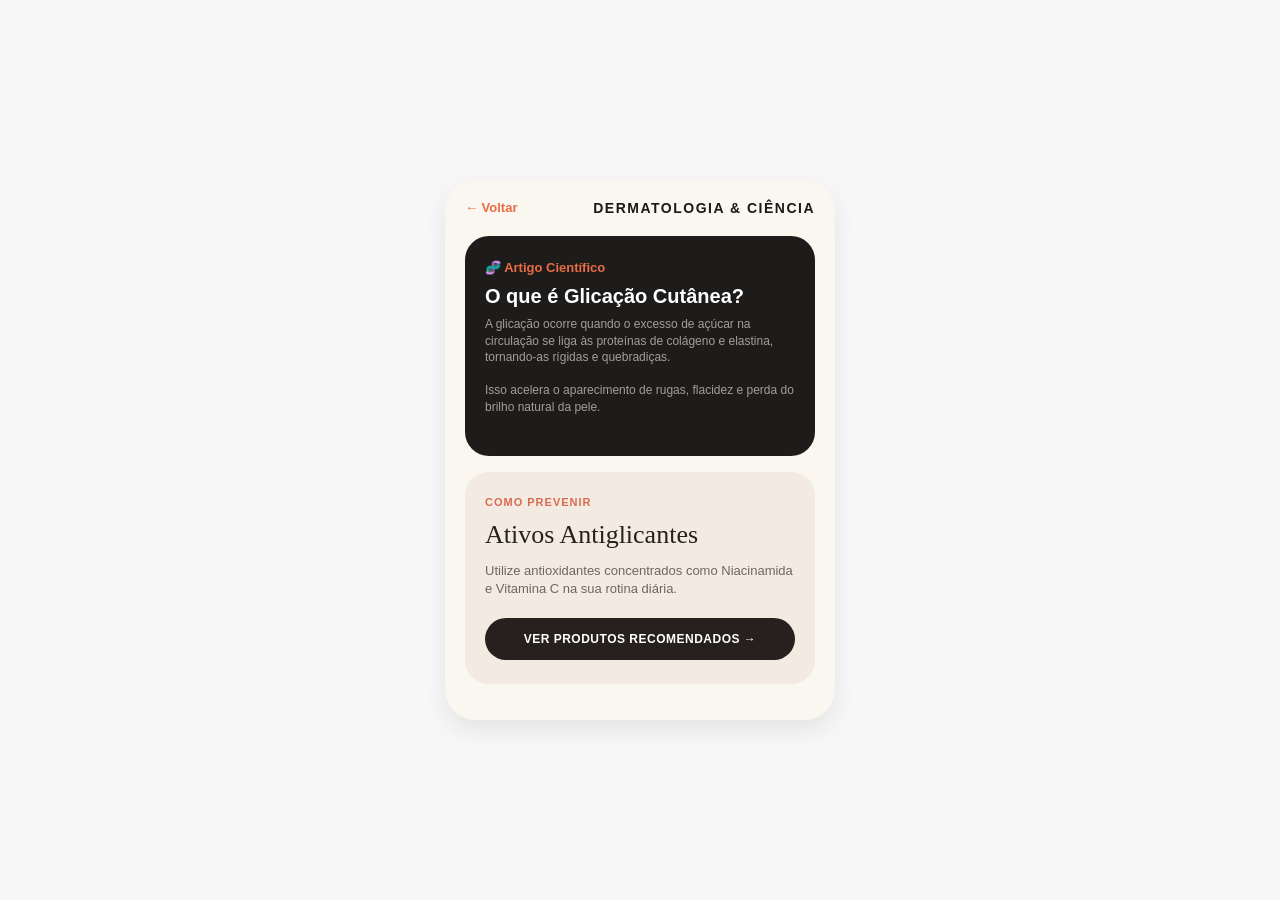
<file: glicacao.html>
<!DOCTYPE html>
<html lang="pt-BR">
<head>
  <meta charset="UTF-8">
  <meta name="viewport" content="width=device-width, initial-scale=1.0">
  <title>Glicação Cutânea - Skincare Glow</title>
  <link rel="stylesheet" href="style.css">
</head>
<body>
  <div class="app-container">
    <header class="header">
      <a href="index.html" class="link-orange">&larr; Voltar</a>
      <div class="brand">DERMATOLOGIA & CIÊNCIA</div>
    </header>

    <section class="card dark-card">
      <div class="card-subtitle">🧬 Artigo Científico</div>
      <h2>O que é Glicação Cutânea?</h2>
      <p>A glicação ocorre quando o excesso de açúcar na circulação se liga às proteínas de colágeno e elastina, tornando-as rígidas e quebradiças.</p>
      <p style="margin-top: 10px;">Isso acelera o aparecimento de rugas, flacidez e perda do brilho natural da pele.</p>
    </section>

    <section class="card banner-card">
      <span class="tag-orange">COMO PREVENIR</span>
      <h1>Ativos Antiglicantes</h1>
      <p>Utilize antioxidantes concentrados como Niacinamida e Vitamina C na sua rotina diária.</p>
      <a href="index.html" class="btn-primary">VER PRODUTOS RECOMENDADOS &rarr;</a>
    </section>
  </div>
</body>
</html>
</file>
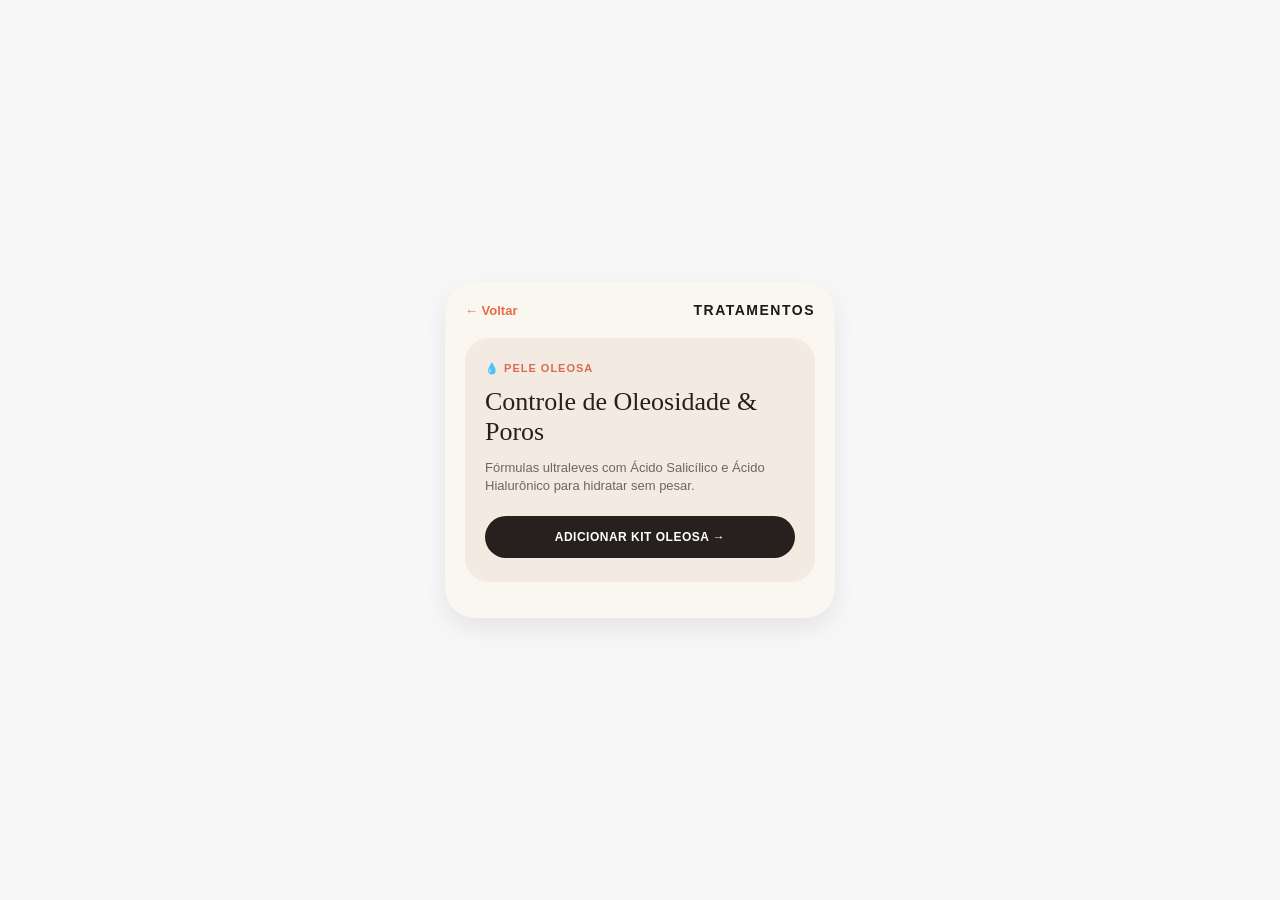
<file: pele-oleosa.html>
<!DOCTYPE html>
<html lang="pt-BR">
<head>
  <meta charset="UTF-8">
  <meta name="viewport" content="width=device-width, initial-scale=1.0">
  <title>Pele Oleosa - Skincare Glow</title>
  <link rel="stylesheet" href="style.css">
</head>
<body>
  <div class="app-container">
    <header class="header">
      <a href="index.html" class="link-orange">&larr; Voltar</a>
      <div class="brand">TRATAMENTOS</div>
    </header>

    <section class="card banner-card">
      <span class="tag-orange">💧 PELE OLEOSA</span>
      <h1>Controle de Oleosidade & Poros</h1>
      <p>Fórmulas ultraleves com Ácido Salicílico e Ácido Hialurônico para hidratar sem pesar.</p>
      <a href="sacola.html" class="btn-primary">ADICIONAR KIT OLEOSA &rarr;</a>
    </section>
  </div>
</body>
</html>
</file>
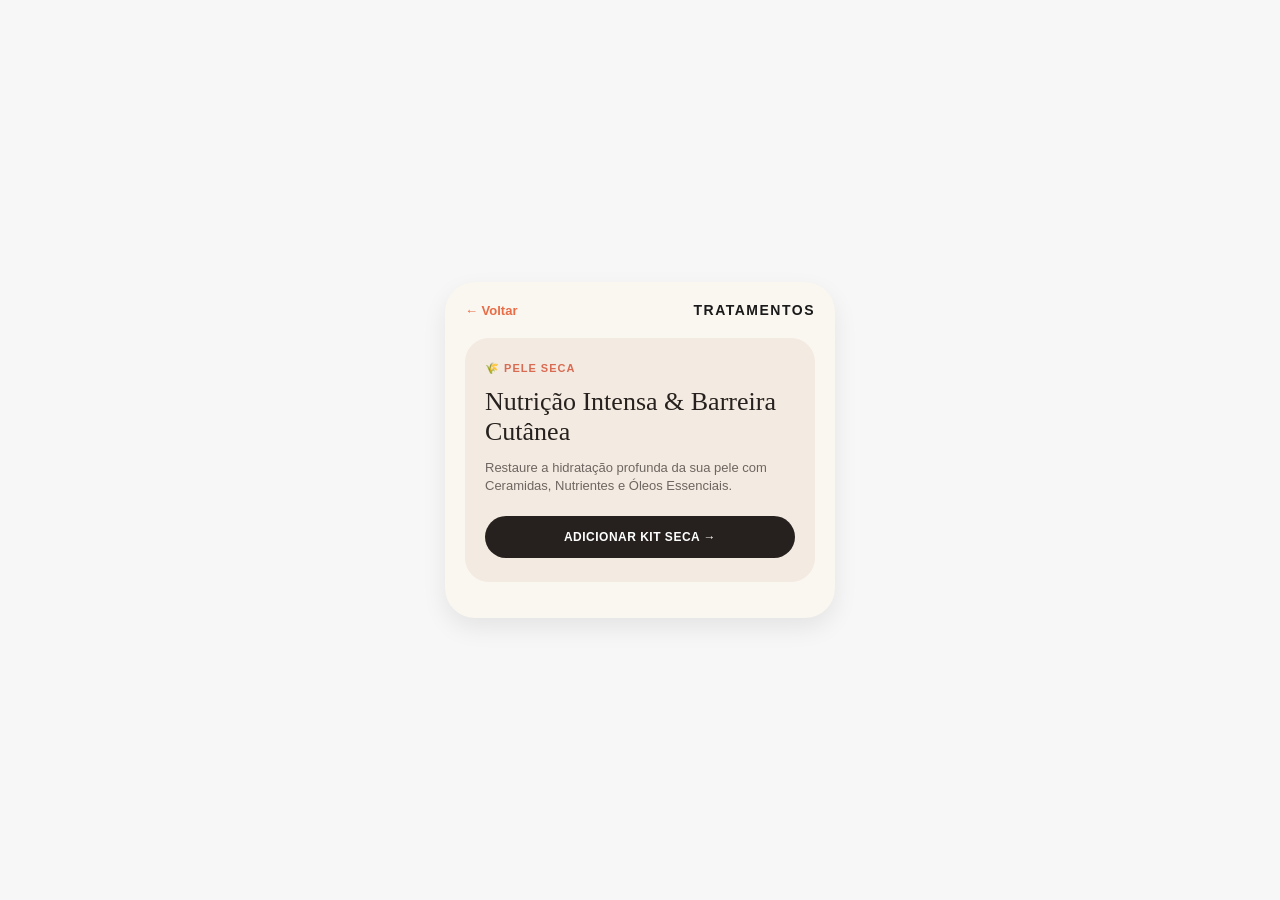
<file: pele-seca.html>
<!DOCTYPE html>
<html lang="pt-BR">
<head>
  <meta charset="UTF-8">
  <meta name="viewport" content="width=device-width, initial-scale=1.0">
  <title>Pele Seca - Skincare Glow</title>
  <link rel="stylesheet" href="style.css">
</head>
<body>
  <div class="app-container">
    <header class="header">
      <a href="index.html" class="link-orange">&larr; Voltar</a>
      <div class="brand">TRATAMENTOS</div>
    </header>

    <section class="card banner-card">
      <span class="tag-orange">🌾 PELE SECA</span>
      <h1>Nutrição Intensa & Barreira Cutânea</h1>
      <p>Restaure a hidratação profunda da sua pele com Ceramidas, Nutrientes e Óleos Essenciais.</p>
      <a href="sacola.html" class="btn-primary">ADICIONAR KIT SECA &rarr;</a>
    </section>
  </div>
</body>
</html>
</file>
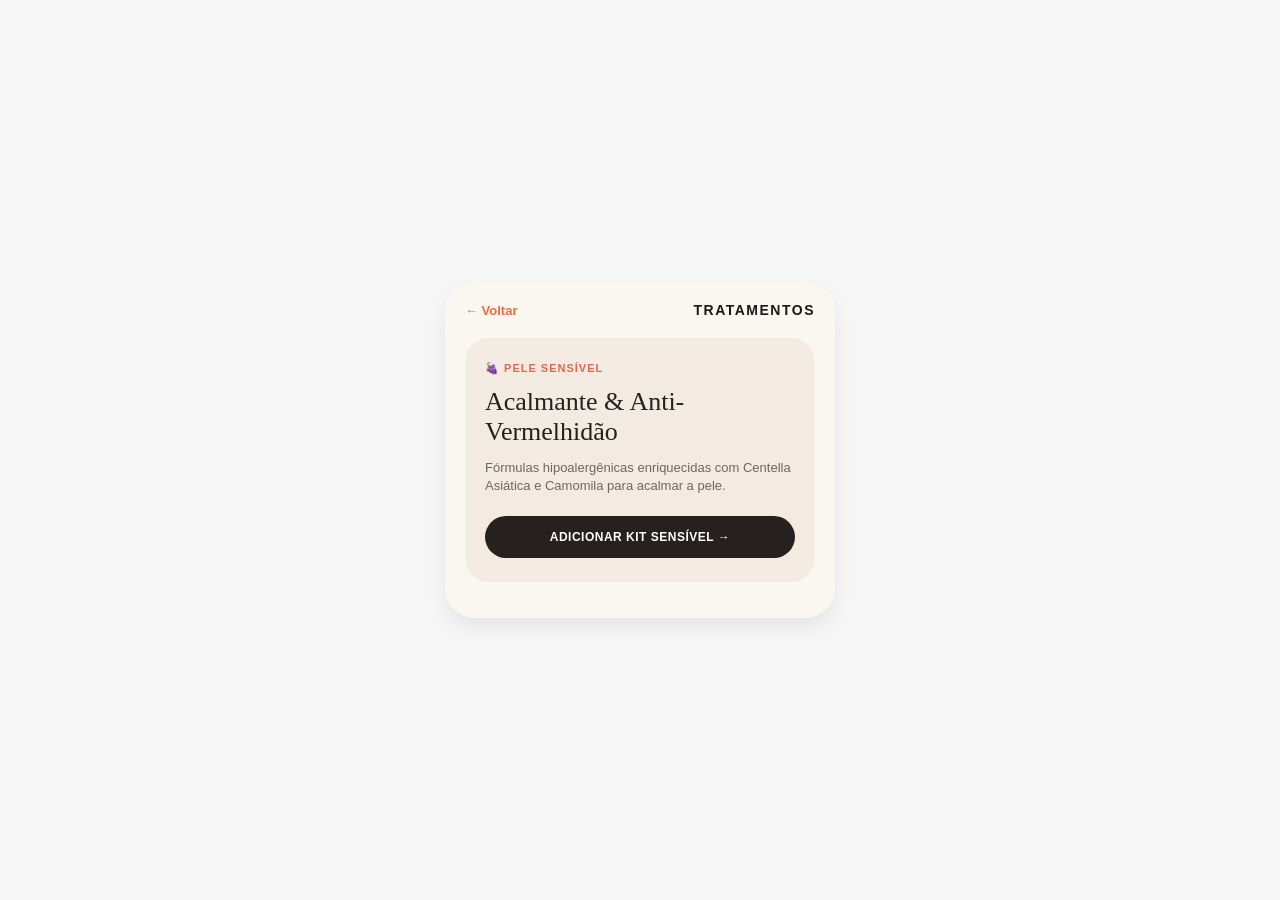
<file: pele-sensivel.html>
<!DOCTYPE html>
<html lang="pt-BR">
<head>
  <meta charset="UTF-8">
  <meta name="viewport" content="width=device-width, initial-scale=1.0">
  <title>Pele Sensível - Skincare Glow</title>
  <link rel="stylesheet" href="style.css">
</head>
<body>
  <div class="app-container">
    <header class="header">
      <a href="index.html" class="link-orange">&larr; Voltar</a>
      <div class="brand">TRATAMENTOS</div>
    </header>

    <section class="card banner-card">
      <span class="tag-orange">🍇 PELE SENSÍVEL</span>
      <h1>Acalmante & Anti-Vermelhidão</h1>
      <p>Fórmulas hipoalergênicas enriquecidas com Centella Asiática e Camomila para acalmar a pele.</p>
      <a href="sacola.html" class="btn-primary">ADICIONAR KIT SENSÍVEL &rarr;</a>
    </section>
  </div>
</body>
</html>
</file>
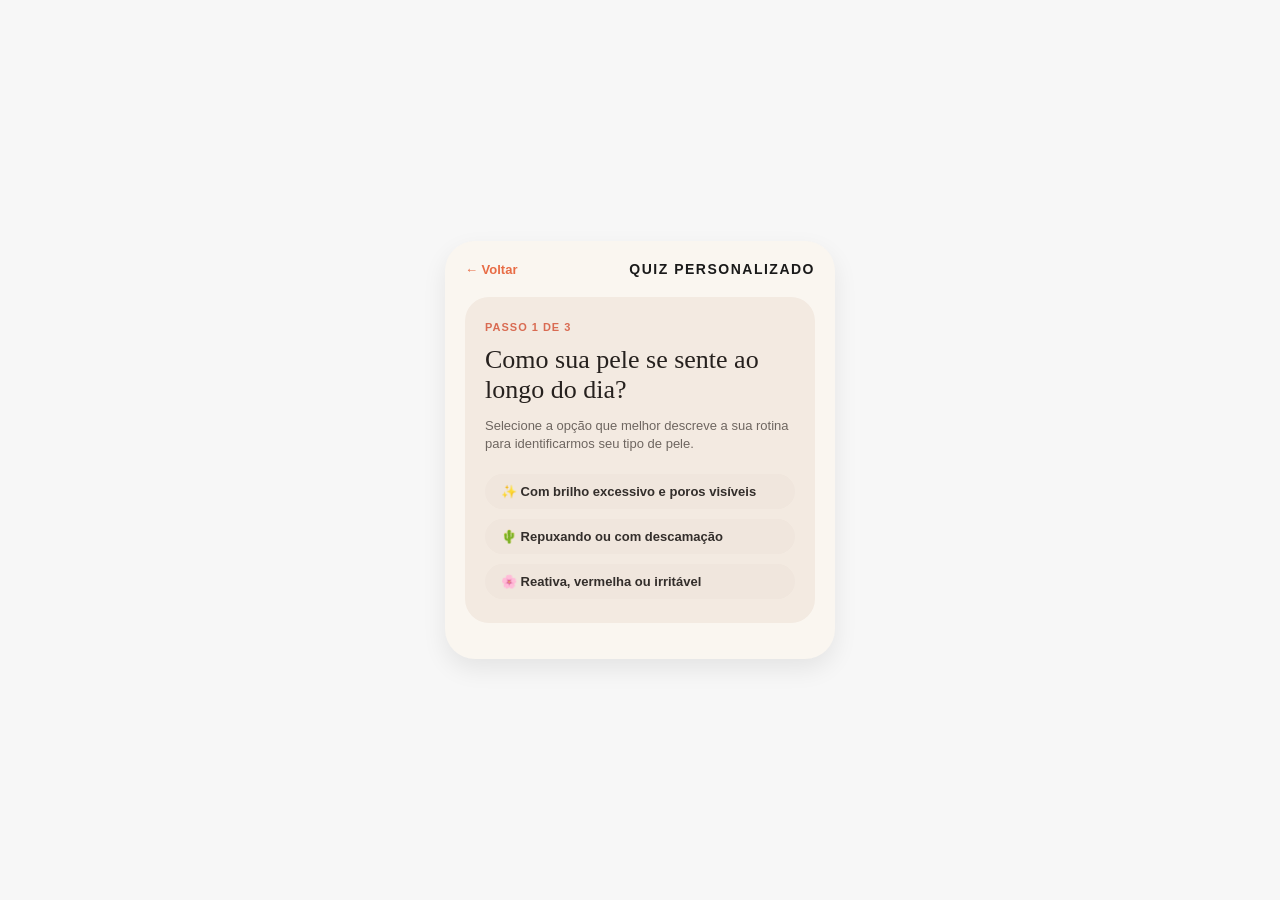
<file: quiz.html>
<!DOCTYPE html>
<html lang="pt-BR">
<head>
  <meta charset="UTF-8">
  <meta name="viewport" content="width=device-width, initial-scale=1.0">
  <title>Descubra Seu Tipo de Pele - Skincare Glow</title>
  <link rel="stylesheet" href="style.css">
</head>
<body>
  <div class="app-container">
    <header class="header">
      <a href="index.html" class="link-orange">&larr; Voltar</a>
      <div class="brand">QUIZ PERSONALIZADO</div>
    </header>

    <section class="card banner-card">
      <span class="tag-orange">PASSO 1 DE 3</span>
      <h1>Como sua pele se sente ao longo do dia?</h1>
      <p>Selecione a opção que melhor descreve a sua rotina para identificarmos seu tipo de pele.</p>
      
      <div style="display: flex; flex-direction: column; gap: 10px; margin-top: 15px;">
        <a href="pele-oleosa.html" class="pill-btn" style="width: 100%; justify-content: flex-start;">✨ Com brilho excessivo e poros visíveis</a>
        <a href="pele-seca.html" class="pill-btn" style="width: 100%; justify-content: flex-start;">🌵 Repuxando ou com descamação</a>
        <a href="pele-sensivel.html" class="pill-btn" style="width: 100%; justify-content: flex-start;">🌸 Reativa, vermelha ou irritável</a>
      </div>
    </section>
  </div>
</body>
</html>
</file>
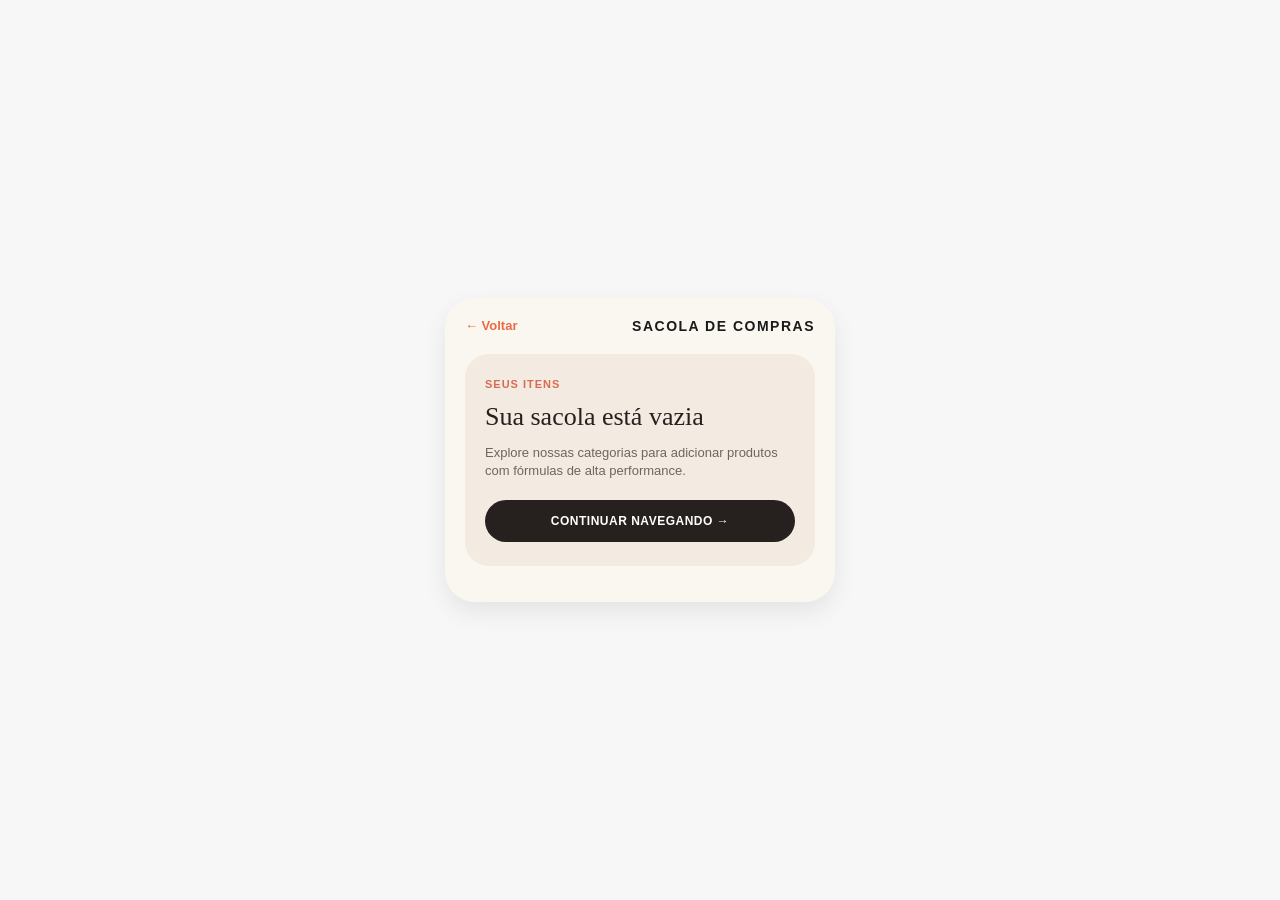
<file: sacola.html>
<!DOCTYPE html>
<html lang="pt-BR">
<head>
  <meta charset="UTF-8">
  <meta name="viewport" content="width=device-width, initial-scale=1.0">
  <title>Minha Sacola - Skincare Glow</title>
  <link rel="stylesheet" href="style.css">
</head>
<body>
  <div class="app-container">
    <header class="header">
      <a href="index.html" class="link-orange">&larr; Voltar</a>
      <div class="brand">SACOLA DE COMPRAS</div>
    </header>

    <section class="card banner-card">
      <span class="tag-orange">SEUS ITENS</span>
      <h1>Sua sacola está vazia</h1>
      <p>Explore nossas categorias para adicionar produtos com fórmulas de alta performance.</p>
      <a href="index.html" class="btn-primary">CONTINUAR NAVEGANDO &rarr;</a>
    </section>
  </div>
</body>
</html>
</file>
<file: style.css>
* {
  box-sizing: border-box;
  margin: 0;
  padding: 0;
  font-family: -apple-system, BlinkMacSystemFont, "Segoe UI", Roboto, sans-serif;
}

body {
  background-color: #f7f7f7;
  display: flex;
  justify-content: center;
  align-items: center;
  min-height: 100vh;
  padding: 20px 0;
}

.app-container {
  width: 100%;
  max-width: 390px;
  background-color: #FAF6F0;
  border-radius: 30px;
  padding: 20px;
  box-shadow: 0 10px 25px rgba(0, 0, 0, 0.08);
}

/* Configuração universal para transformar a tag <a> em botão interativo */
a {
  position: relative;
  z-index: 10;
  cursor: pointer !important;
  text-decoration: none;
  display: inline-flex;
  align-items: center;
  justify-content: center;
  outline: none;
}

/* Header */
.header {
  display: flex;
  justify-content: space-between;
  align-items: center;
  margin-bottom: 20px;
}

.brand {
  font-weight: 700;
  letter-spacing: 1.5px;
  font-size: 14px;
  color: #1A1A1A;
}

.cart-btn {
  background-color: #EFE7DE;
  width: 36px;
  height: 36px;
  border-radius: 50%;
  font-size: 14px;
}

/* Cards */
.card {
  border-radius: 24px;
  padding: 24px 20px;
  margin-bottom: 16px;
}

.banner-card {
  background-color: #F3EAE1;
}

.tag-orange {
  color: #D96B52;
  font-size: 11px;
  font-weight: 700;
  letter-spacing: 1px;
  display: block;
  margin-bottom: 12px;
}

.banner-card h1 {
  font-family: Georgia, serif;
  font-size: 26px;
  line-height: 1.15;
  color: #26211E;
  margin-bottom: 12px;
  font-weight: 400;
}

.banner-card h1 em {
  font-style: italic;
  color: #C8836A;
}

.banner-card p {
  color: #6E6660;
  font-size: 13px;
  line-height: 1.4;
  margin-bottom: 20px;
}

.btn-primary {
  background-color: #26211E;
  color: #FFFFFF;
  width: 100%;
  padding: 14px;
  border-radius: 30px;
  font-size: 12px;
  font-weight: 700;
  letter-spacing: 0.5px;
}

.dark-card {
  background-color: #1E1C1A;
  color: #FFFFFF;
}

.card-subtitle {
  color: #E86C45;
  font-size: 13px;
  font-weight: 600;
  margin-bottom: 10px;
  display: flex;
  align-items: center;
  gap: 6px;
}

.dark-card h2 {
  font-size: 20px;
  margin-bottom: 8px;
}

.dark-card p {
  color: #A39E98;
  font-size: 12px;
  line-height: 1.4;
  margin-bottom: 16px;
}

.link-orange {
  color: #E86C45;
  font-size: 13px;
  font-weight: 600;
}

/* Seção Botões */
.treatments-section h3 {
  font-size: 16px;
  color: #26211E;
  margin-top: 20px;
  margin-bottom: 12px;
}

.buttons-group {
  display: flex;
  gap: 8px;
}

.pill-btn {
  background-color: #F0E6DD;
  color: #332E2B;
  padding: 10px 16px;
  border-radius: 20px;
  font-size: 13px;
  font-weight: 600;
  gap: 6px;
}

a:active {
  opacity: 0.7;
}
</file>
